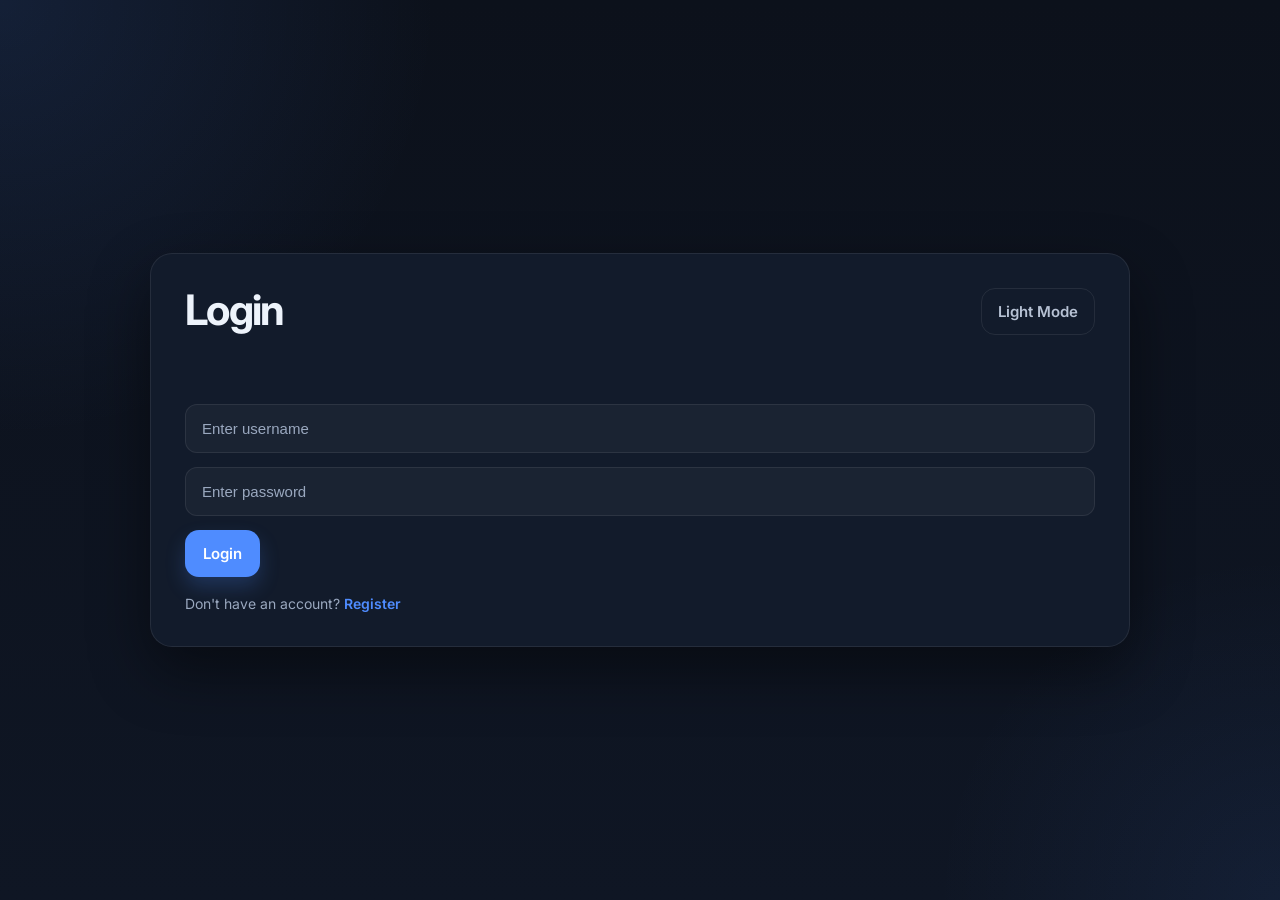
<file: target/classes/static/login.html>
<!DOCTYPE html>
<html lang="en" data-theme="dark">
<head>
    <meta charset="UTF-8" />
    <meta name="viewport" content="width=device-width, initial-scale=1" />
    <title>Login - Chat App</title>
    <link rel="stylesheet" href="style.css" />
</head>
<body>
    <div class="container">
        <div class="auth-card">
            <div class="top-bar">
                <h1>Login</h1>
                <button id="themeToggleBtn" class="theme-toggle-btn" type="button">
                    Toggle Theme
                </button>
            </div>

            <div id="loginMessage" class="auth-message"></div>

            <input type="text" id="loginUsername" placeholder="Enter username" />
            <input type="password" id="loginPassword" placeholder="Enter password" />

            <button id="loginBtn" type="button">Login</button>

            <p class="auth-link">
                Don't have an account?
                <a href="/register.html">Register</a>
            </p>
        </div>
    </div>

    <script>
        const loginBtn = document.getElementById("loginBtn");
        const loginUsername = document.getElementById("loginUsername");
        const loginPassword = document.getElementById("loginPassword");
        const loginMessage = document.getElementById("loginMessage");
        const themeToggleBtn = document.getElementById("themeToggleBtn");

        initializeTheme();

        loginBtn.addEventListener("click", loginUser);
        themeToggleBtn.addEventListener("click", toggleTheme);

        loginPassword.addEventListener("keypress", function (e) {
            if (e.key === "Enter") {
                loginUser();
            }
        });

        function initializeTheme() {
            const savedTheme = localStorage.getItem("theme") || "dark";
            document.documentElement.setAttribute("data-theme", savedTheme);
            updateThemeButtonText(savedTheme);
        }

        function toggleTheme() {
            const currentTheme = document.documentElement.getAttribute("data-theme") || "dark";
            const newTheme = currentTheme === "dark" ? "light" : "dark";

            document.documentElement.setAttribute("data-theme", newTheme);
            localStorage.setItem("theme", newTheme);
            updateThemeButtonText(newTheme);
        }

        function updateThemeButtonText(theme) {
            themeToggleBtn.textContent = theme === "dark" ? "Light Mode" : "Dark Mode";
        }

        async function loginUser() {
            const username = loginUsername.value.trim();
            const password = loginPassword.value.trim();

            if (!username || !password) {
                loginMessage.textContent = "Please enter username and password.";
                return;
            }

            try {
                const response = await fetch("/api/auth/login", {
                    method: "POST",
                    headers: {
                        "Content-Type": "application/json"
                    },
                    body: JSON.stringify({
                        username,
                        password
                    })
                });

                let data = null;
                try {
                    data = await response.json();
                } catch (e) {
                    data = null;
                }

                if (!response.ok) {
                    loginMessage.textContent = "Invalid username or password.";
                    return;
                }

                localStorage.setItem("token", data.token);
                localStorage.setItem("username", data.username);

                window.location.href = "/index.html";
            } catch (error) {
                console.error("Login error:", error);
                loginMessage.textContent = "Login failed. Please try again.";
            }
        }
    </script>
</body>
</html>
</file>
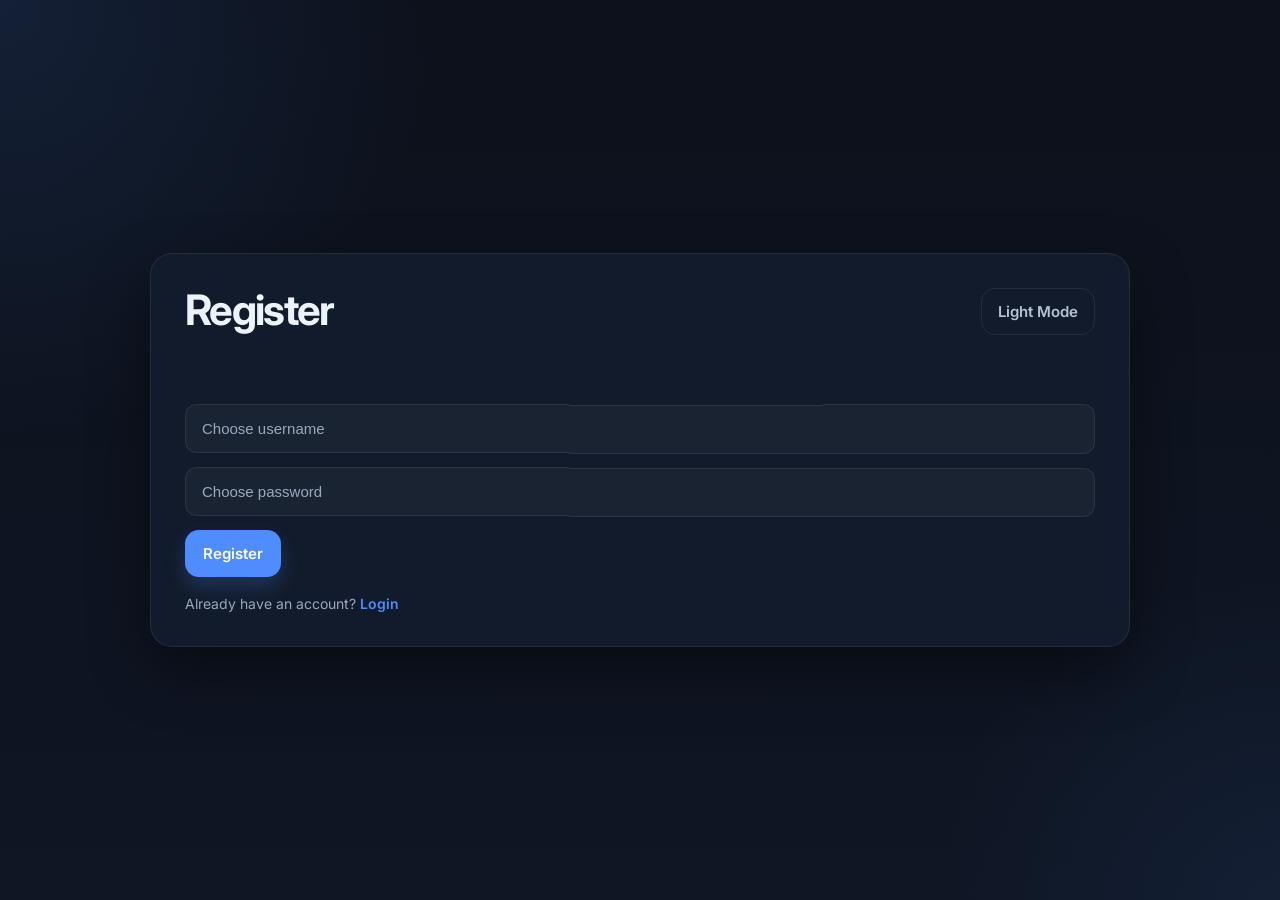
<file: target/classes/static/register.html>
<!DOCTYPE html>
<html lang="en" data-theme="dark">
<head>
    <meta charset="UTF-8" />
    <meta name="viewport" content="width=device-width, initial-scale=1" />
    <title>Register - Chat App</title>
    <link rel="stylesheet" href="style.css" />
</head>
<body>
    <div class="container">
        <div class="auth-card">
            <div class="top-bar">
                <h1>Register</h1>
                <button id="themeToggleBtn" class="theme-toggle-btn" type="button">
                    Toggle Theme
                </button>
            </div>

            <div id="registerMessage" class="auth-message"></div>

            <input type="text" id="registerUsername" placeholder="Choose username" />
            <input type="password" id="registerPassword" placeholder="Choose password" />

            <button id="registerBtn" type="button">Register</button>

            <p class="auth-link">
                Already have an account?
                <a href="/login.html">Login</a>
            </p>
        </div>
    </div>

    <script>
        const registerBtn = document.getElementById("registerBtn");
        const registerUsername = document.getElementById("registerUsername");
        const registerPassword = document.getElementById("registerPassword");
        const registerMessage = document.getElementById("registerMessage");
        const themeToggleBtn = document.getElementById("themeToggleBtn");

        initializeTheme();

        registerBtn.addEventListener("click", registerUser);
        themeToggleBtn.addEventListener("click", toggleTheme);

        registerPassword.addEventListener("keypress", function (e) {
            if (e.key === "Enter") {
                registerUser();
            }
        });

        function initializeTheme() {
            const savedTheme = localStorage.getItem("theme") || "dark";
            document.documentElement.setAttribute("data-theme", savedTheme);
            updateThemeButtonText(savedTheme);
        }

        function toggleTheme() {
            const currentTheme = document.documentElement.getAttribute("data-theme") || "dark";
            const newTheme = currentTheme === "dark" ? "light" : "dark";

            document.documentElement.setAttribute("data-theme", newTheme);
            localStorage.setItem("theme", newTheme);
            updateThemeButtonText(newTheme);
        }

        function updateThemeButtonText(theme) {
            themeToggleBtn.textContent = theme === "dark" ? "Light Mode" : "Dark Mode";
        }

        async function registerUser() {
            const username = registerUsername.value.trim();
            const password = registerPassword.value.trim();

            if (!username || !password) {
                registerMessage.textContent = "Please enter username and password.";
                return;
            }

            if (password.length < 6) {
                registerMessage.textContent = "Password must be at least 6 characters.";
                return;
            }

            try {
                const response = await fetch("/api/auth/signup", {
                    method: "POST",
                    headers: {
                        "Content-Type": "application/json"
                    },
                    body: JSON.stringify({
                        username,
                        password
                    })
                });

                let data = null;
                try {
                    data = await response.json();
                } catch (e) {
                    data = null;
                }

                if (!response.ok) {
                    registerMessage.textContent = typeof data === "string"
                        ? data
                        : "Registration failed.";
                    return;
                }

                localStorage.setItem("token", data.token);
                localStorage.setItem("username", data.username);

                window.location.href = "/index.html";
            } catch (error) {
                console.error("Register error:", error);
                registerMessage.textContent = "Registration failed. Please try again.";
            }
        }
    </script>
</body>
</html>
</file>
<file: target/classes/static/style.css>
@import url('https://fonts.googleapis.com/css2?family=Inter:wght@400;500;600;700&family=JetBrains+Mono:wght@400;500&display=swap');

html[data-theme="dark"] {
    --bg: #0c111b;
    --bg-2: #0f1624;
    --panel: #121b2b;
    --panel-2: #172235;
    --panel-3: #1c2940;

    --line: rgba(255, 255, 255, 0.08);
    --line-strong: rgba(255, 255, 255, 0.14);

    --text: #edf3fb;
    --text-soft: #b7c2d4;
    --text-muted: #9aa8bf;

    --accent: #4f8cff;
    --accent-hover: #3e7cf0;
    --accent-soft: rgba(79, 140, 255, 0.14);

    --success-soft: rgba(34, 197, 94, 0.12);
    --warning-soft: rgba(245, 158, 11, 0.13);

    --shadow-xl: 0 24px 60px rgba(0, 0, 0, 0.45);
    --shadow-lg: 0 14px 34px rgba(0, 0, 0, 0.32);
    --shadow-sm: 0 6px 14px rgba(0, 0, 0, 0.18);

    --r-panel: 22px;
    --r-card: 16px;
    --r-input: 12px;
    --r-pill: 999px;

    --transition: 0.22s ease;
}

html[data-theme="light"] {
    --bg: #eef3fb;
    --bg-2: #dde7f5;
    --panel: rgba(255, 255, 255, 0.92);
    --panel-2: #f7faff;
    --panel-3: #edf3fb;

    --line: rgba(15, 23, 42, 0.10);
    --line-strong: rgba(15, 23, 42, 0.18);

    --text: #0f172a;
    --text-soft: #334155;
    --text-muted: #64748b;

    --accent: #2563eb;
    --accent-hover: #1d4ed8;
    --accent-soft: rgba(37, 99, 235, 0.10);

    --success-soft: rgba(34, 197, 94, 0.10);
    --warning-soft: rgba(245, 158, 11, 0.12);

    --shadow-xl: 0 24px 60px rgba(15, 23, 42, 0.12);
    --shadow-lg: 0 14px 34px rgba(15, 23, 42, 0.10);
    --shadow-sm: 0 6px 14px rgba(15, 23, 42, 0.08);

    --r-panel: 22px;
    --r-card: 16px;
    --r-input: 12px;
    --r-pill: 999px;

    --transition: 0.22s ease;
}

*,
*::before,
*::after {
    box-sizing: border-box;
    margin: 0;
    padding: 0;
}

html {
    color-scheme: light dark;
}

body {
    font-family: 'Inter', sans-serif;
    background:
        radial-gradient(circle at top left, rgba(79, 140, 255, 0.12), transparent 28%),
        radial-gradient(circle at bottom right, rgba(79, 140, 255, 0.08), transparent 22%),
        linear-gradient(180deg, var(--bg) 0%, var(--bg-2) 100%);
    color: var(--text);
    min-height: 100vh;
    padding: 24px;
    display: flex;
    justify-content: center;
    align-items: center;
    transition: background 0.3s ease, color 0.3s ease;
}

.container {
    width: 100%;
    max-width: 980px;
}

.join-card,
.chat-card,
.auth-card {
    background: var(--panel);
    border: 1px solid var(--line);
    border-radius: var(--r-panel);
    box-shadow: var(--shadow-xl);
    overflow: hidden;
    backdrop-filter: blur(16px);
    transition: background 0.3s ease, border-color 0.3s ease, box-shadow 0.3s ease;
}

.auth-card,
.join-card {
    max-width: 1040px;
    margin: 0 auto;
    padding: 34px;
}

.auth-card h1,
.join-card h1 {
    font-size: 42px;
    font-weight: 700;
    letter-spacing: -0.04em;
    line-height: 1.05;
    color: var(--text);
    margin-bottom: 10px;
}

#loggedInUser,
.auth-link,
.auth-message {
    text-align: left;
}

#loggedInUser {
    color: var(--text-soft);
    font-size: 20px;
    font-weight: 600;
    margin-top: 8px;
    margin-bottom: 0;
}

.auth-message {
    min-height: 22px;
    font-size: 14px;
    color: #ef4444;
    margin-bottom: 12px;
}

.auth-link {
    margin-top: 18px;
    font-size: 14px;
    color: var(--text-muted);
}

.auth-link a {
    color: var(--accent);
    text-decoration: none;
    font-weight: 600;
}

.auth-link a:hover {
    text-decoration: underline;
}

.top-bar {
    display: flex;
    align-items: flex-start;
    justify-content: space-between;
    gap: 20px;
    margin-bottom: 28px;
}

.chat-header-actions {
    display: flex;
    align-items: center;
    gap: 10px;
}

input {
    width: 100%;
    padding: 15px 16px;
    margin-bottom: 14px;
    border: 1px solid var(--line);
    border-radius: var(--r-input);
    background: rgba(255, 255, 255, 0.035);
    color: var(--text);
    font-size: 15px;
    outline: none;
    transition: var(--transition);
}

html[data-theme="light"] input {
    background: rgba(255, 255, 255, 0.9);
}

input::placeholder {
    color: var(--text-muted);
}

input:hover {
    border-color: var(--line-strong);
}

input:focus {
    border-color: rgba(79, 140, 255, 0.58);
    box-shadow: 0 0 0 4px rgba(79, 140, 255, 0.12);
    background: var(--accent-soft);
}

button {
    border: none;
    outline: none;
    cursor: pointer;
    transition: var(--transition);
    font-family: inherit;
    font-size: 15px;
    font-weight: 600;
}

button:not(.secondary-btn):not(.theme-toggle-btn) {
    background: var(--accent);
    color: white;
    border-radius: 14px;
    padding: 14px 18px;
    box-shadow: 0 10px 20px rgba(79, 140, 255, 0.22);
}

button:not(.secondary-btn):not(.theme-toggle-btn):hover {
    background: var(--accent-hover);
    transform: translateY(-1px);
}

button:not(.secondary-btn):not(.theme-toggle-btn):active {
    transform: translateY(0);
}

.secondary-btn,
.theme-toggle-btn {
    background: transparent;
    color: var(--text-soft);
    border: 1px solid var(--line);
    border-radius: 14px;
    padding: 13px 16px;
    box-shadow: none;
}

.secondary-btn:hover,
.theme-toggle-btn:hover {
    background: rgba(255, 255, 255, 0.05);
    border-color: var(--line-strong);
    color: var(--text);
}

.room-sections {
    display: grid;
    grid-template-columns: 1fr 1fr;
    gap: 22px;
    margin-bottom: 18px;
}

.room-box {
    background: var(--panel-2);
    border: 1px solid var(--line);
    border-radius: var(--r-card);
    padding: 26px;
    box-shadow: var(--shadow-sm);
    transition: var(--transition);
}

.room-box:hover {
    border-color: var(--line-strong);
    background: var(--panel-3);
}

.room-box h3 {
    font-size: 24px;
    font-weight: 700;
    margin-bottom: 18px;
    color: var(--text);
}

.room-box button {
    width: 100%;
    min-height: 52px;
    font-size: 17px;
}

.chat-card {
    min-height: 720px;
    display: flex;
    flex-direction: column;
    background: var(--panel);
}

.chat-header {
    display: flex;
    justify-content: space-between;
    align-items: center;
    gap: 16px;
    padding: 22px 24px;
    border-bottom: 1px solid var(--line);
    background: rgba(255, 255, 255, 0.02);
}

.chat-header h2 {
    font-size: 24px;
    font-weight: 700;
    letter-spacing: -0.02em;
    margin-bottom: 4px;
}

.chat-header p {
    font-size: 14px;
    color: var(--text-muted);
    font-family: 'JetBrains Mono', monospace;
}

.chat-header button {
    min-width: 100px;
    padding: 12px 14px;
    border-radius: var(--r-pill);
}

.chat-help {
    margin: 16px 24px 0;
    padding: 12px 14px;
    border-radius: 12px;
    border: 1px solid rgba(79, 140, 255, 0.18);
    background: rgba(79, 140, 255, 0.08);
    font-size: 14px;
    color: var(--text-soft);
}

.chat-help strong {
    color: var(--text);
}

.messages {
    flex: 1;
    overflow-y: auto;
    padding: 22px 24px;
    background: linear-gradient(180deg, rgba(255,255,255,0.01), rgba(255,255,255,0.02));
}

.messages::-webkit-scrollbar {
    width: 8px;
}

.messages::-webkit-scrollbar-thumb {
    background: rgba(255,255,255,0.10);
    border-radius: 999px;
}

.messages::-webkit-scrollbar-track {
    background: transparent;
}

.message {
    max-width: 76%;
    margin-bottom: 12px;
    padding: 13px 15px;
    border-radius: 16px;
    background: var(--panel-2);
    border: 1px solid var(--line);
    box-shadow: var(--shadow-sm);
    animation: fadeUp 0.22s ease;
}

.message.self {
    margin-left: auto;
    background: var(--accent-soft);
    border-color: rgba(79, 140, 255, 0.24);
}

.message.private {
    background: var(--warning-soft);
    border-color: rgba(245, 158, 11, 0.24);
}

.message.system {
    max-width: 100%;
    margin-left: auto;
    margin-right: auto;
    text-align: center;
    font-style: italic;
    border-style: dashed;
    background: rgba(255,255,255,0.03);
    color: var(--text-muted);
}

.message .meta {
    font-size: 12px;
    font-weight: 700;
    color: var(--text-muted);
    margin-bottom: 6px;
    font-family: 'JetBrains Mono', monospace;
}

.message.self .meta {
    color: var(--accent);
}

.message.private .meta {
    color: #d97706;
}

.message .text {
    font-size: 15px;
    line-height: 1.55;
    color: var(--text);
    word-break: break-word;
}

.chat-input {
    display: flex;
    gap: 12px;
    align-items: center;
    padding: 18px 24px 22px;
    border-top: 1px solid var(--line);
    background: rgba(255,255,255,0.02);
}

.chat-input input {
    margin-bottom: 0;
    flex: 1;
    min-height: 52px;
    border-radius: var(--r-pill);
    padding-inline: 18px;
}

.chat-input button {
    min-width: 116px;
    min-height: 52px;
    border-radius: var(--r-pill);
}

.hidden {
    display: none !important;
}

@keyframes fadeUp {
    from {
        opacity: 0;
        transform: translateY(8px);
    }
    to {
        opacity: 1;
        transform: translateY(0);
    }
}

@media (max-width: 900px) {
    .room-sections {
        grid-template-columns: 1fr;
    }

    .top-bar {
        flex-direction: column;
        align-items: flex-start;
    }
}

@media (max-width: 640px) {
    body {
        padding: 14px;
    }

    .auth-card,
    .join-card {
        padding: 22px 18px;
    }

    .join-card h1,
    .auth-card h1 {
        font-size: 32px;
    }

    #loggedInUser {
        font-size: 17px;
    }

    .room-box h3 {
        font-size: 20px;
    }

    .chat-card {
        min-height: 100vh;
    }

    .chat-header {
        flex-direction: column;
        align-items: flex-start;
    }

    .chat-header-actions {
        width: 100%;
        flex-wrap: wrap;
    }

    .messages {
        padding: 18px;
    }

    .chat-input {
        flex-direction: column;
        padding: 14px 18px 18px;
    }

    .chat-input button {
        width: 100%;
    }

    .message {
        max-width: 100%;
    }
}
</file>
